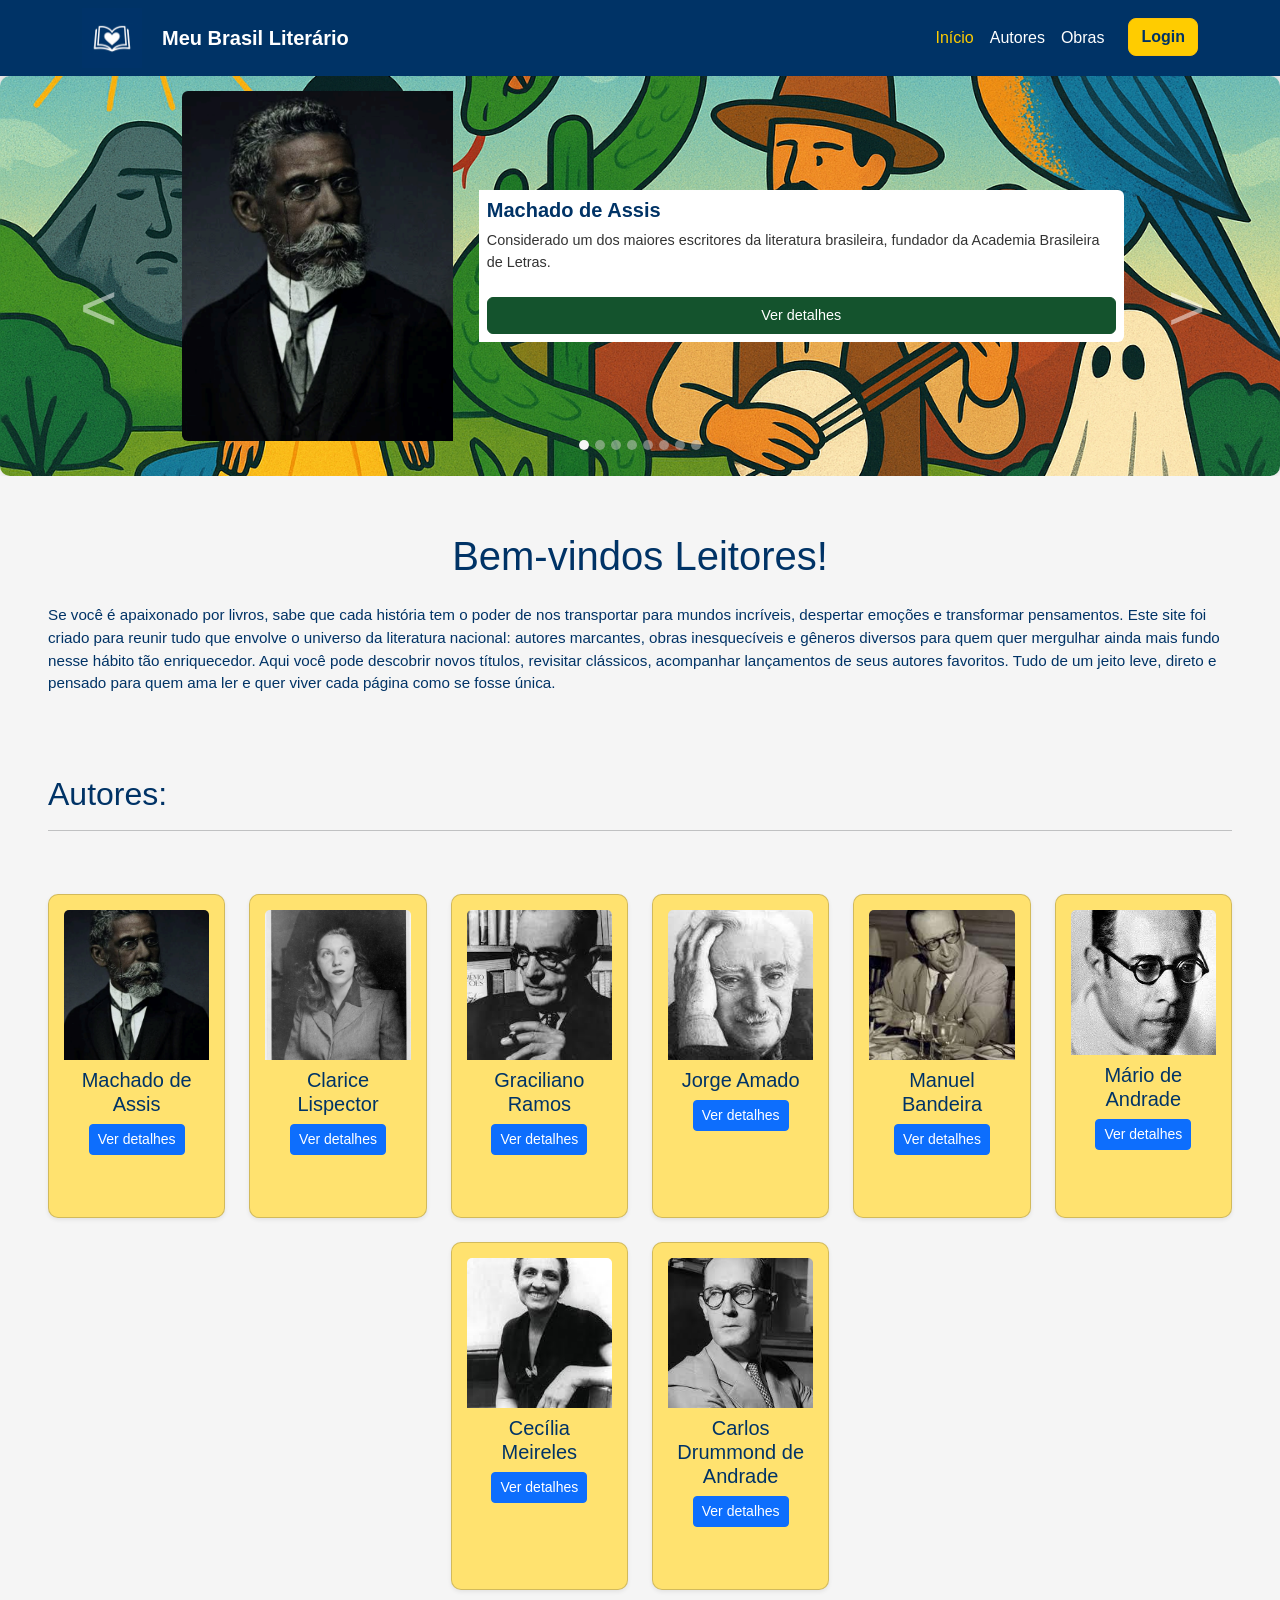
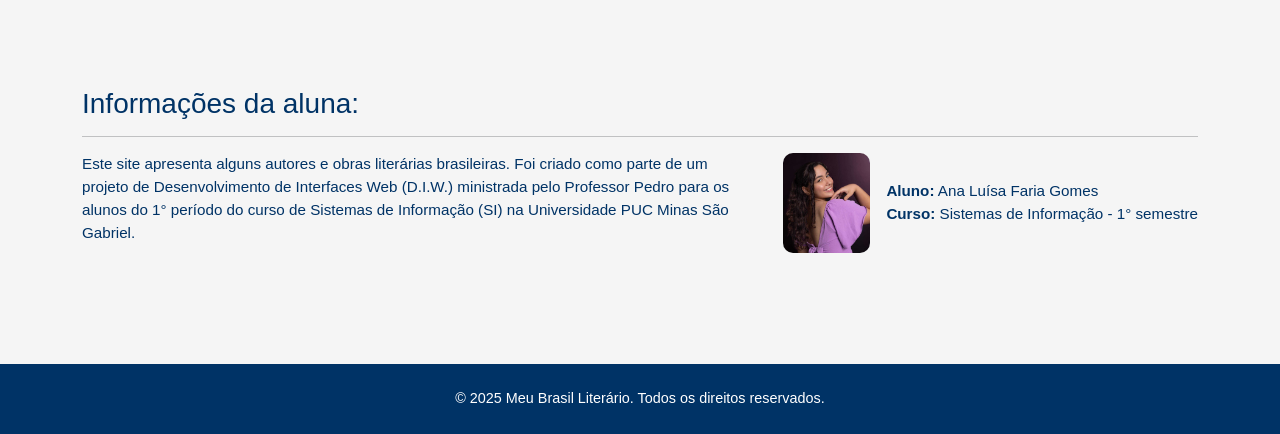
<file: public/index.html>
<!DOCTYPE html>
<html lang="pt-BR">
  <head>
    <meta charset="UTF-8" />
    <meta name="viewport" content="width=device-width, initial-scale=1.0" />
    <title>Meu Brasil Literário - Início</title>
    <link
      href="https://cdn.jsdelivr.net/npm/bootstrap@5.3.8/dist/css/bootstrap.min.css"
      rel="stylesheet"
    />
    <link rel="stylesheet" href="styles.css" />
    <script src="app.js" defer></script>
    <script>
      document.addEventListener("DOMContentLoaded", function () {
        carregaAutoresDestaque();
      });
    </script>
  </head>
  <body class="bg-index d-flex flex-column min-vh-100" onload="carregaAutor()">
    <!-- HEADER -->
    <nav class="navbar navbar-expand-lg navbar-dark shadow">
      <div class="container">
        <img src="img/logo.png" class="logo" />
        <a class="navbar-brand fw-bold" href="#">Meu Brasil Literário</a>
        <button
          class="navbar-toggler"
          type="button"
          data-bs-toggle="collapse"
          data-bs-target="#navbarScroll"
          aria-controls="navbarScroll"
          aria-expanded="false"
          aria-label="Toggle navigation"
        >
          <span class="navbar-toggler-icon"></span>
        </button>

        <div
          class="collapse navbar-collapse justify-content-end"
          id="navbarScroll"
        >
          <ul class="navbar-nav mb-2 mb-lg-0">
            <li class="nav-item">
              <a class="nav-link active" href="index.html">Início</a>
            </li>
            <li class="nav-item">
              <a class="nav-link" href="autores.html">Autores</a>
            </li>
            <li class="nav-item">
              <a class="nav-link" href="obras.html">Obras</a>
            </li>
            <li class="nav-item">
              <a href="login.html" class="btn btn-warning ms-lg-3 fw-semibold"
                >Login</a
              >
            </li>
          </ul>
        </div>
      </div>
    </nav>

    <!-- CARROSSEL -->
    <section class="destaques-section">
      <div
        id="destaquesCarousel"
        class="carousel slide"
        data-bs-ride="carousel"
      >
        <div class="carousel-inner" id="carouselAutores"></div>

        <button
          class="carousel-control-prev"
          type="button"
          data-bs-target="#destaquesCarousel"
          data-bs-slide="prev"
        >
          <span
            class="carousel-control-prev-icon custom-arrow"
            aria-hidden="true"
          ></span>
          <span class="visually-hidden">Anterior</span>
        </button>

        <button
          class="carousel-control-next"
          type="button"
          data-bs-target="#destaquesCarousel"
          data-bs-slide="next"
        >
          <span
            class="carousel-control-next-icon custom-arrow"
            aria-hidden="true"
          ></span>
          <span class="visually-hidden">Próximo</span>
        </button>

        <div class="carousel-indicators mt-3"></div>
      </div>
    </section>

    <!-- CONTEÚDO PRINCIPAL -->
    <div class="container-fluid px-5 py-4">
      <main>
        <!-- Introdução -->
        <section class="mb-5">
          <h1 class="text-center mb-4">Bem-vindos Leitores!</h1>
          <p class="card-text">
            Se você é apaixonado por livros, sabe que cada história tem o poder
            de nos transportar para mundos incríveis, despertar emoções e
            transformar pensamentos. Este site foi criado para reunir tudo que
            envolve o universo da literatura nacional: autores marcantes, obras
            inesquecíveis e gêneros diversos para quem quer mergulhar ainda mais
            fundo nesse hábito tão enriquecedor. Aqui você pode descobrir novos
            títulos, revisitar clássicos, acompanhar lançamentos de seus autores
            favoritos. Tudo de um jeito leve, direto e pensado para quem ama ler
            e quer viver cada página como se fosse única.
          </p>
        </section>

        <h2>Autores:</h2>
        <hr class="separator"/>
        <!-- Cards dinâmicos -->
        <section
          id="autoresContainer"
          class="row g-4 justify-content-center mb-5"
        ></section>

        <!-- Info -->
        <section class="mb-5">
          <div class="container">
            <h3 class="mb-3">Informações da aluna:</h3>
            <hr class="separator"/>
            <div class="info-row">
              <div class="info-text">
                <p>
                  Este site apresenta alguns autores e obras literárias brasileiras.
                  Foi criado como parte de um projeto de Desenvolvimento de Interfaces Web (D.I.W.) ministrada pelo Professor Pedro para os alunos do 1° período do curso de Sistemas de Informação (SI) na Universidade PUC Minas São Gabriel.
                </p>
              </div>
              <div class="info-author">
                <img
                  src="img/aluna_ana.jpg"
                  alt="Ana Luísa"
                  class="aluna-img"
                />
                <div>
                  <ul class="list-unstyled mb-0">
                    <li><strong>Aluno:</strong> Ana Luísa Faria Gomes</li>
                    <li>
                      <strong>Curso:</strong> Sistemas de Informação - 1°
                      semestre
                    </li>
                  </ul>
                </div>
              </div>
            </div>
          </div>
        </section>
      </main>
    </div>

    <!-- FOOTER -->
    <footer class="mt-auto">
      <nav class="navbar navbar-dark">
        <div class="container justify-content-center py-2">
          <span class="navbar-text small text-white">
            &copy; 2025 Meu Brasil Literário. Todos os direitos reservados.
          </span>
        </div>
      </nav>
    </footer>

    <!-- Bootstrap JS -->
    <script src="https://cdn.jsdelivr.net/npm/bootstrap@5.3.8/dist/js/bootstrap.bundle.min.js"></script>
  </body>
</html>
</file>
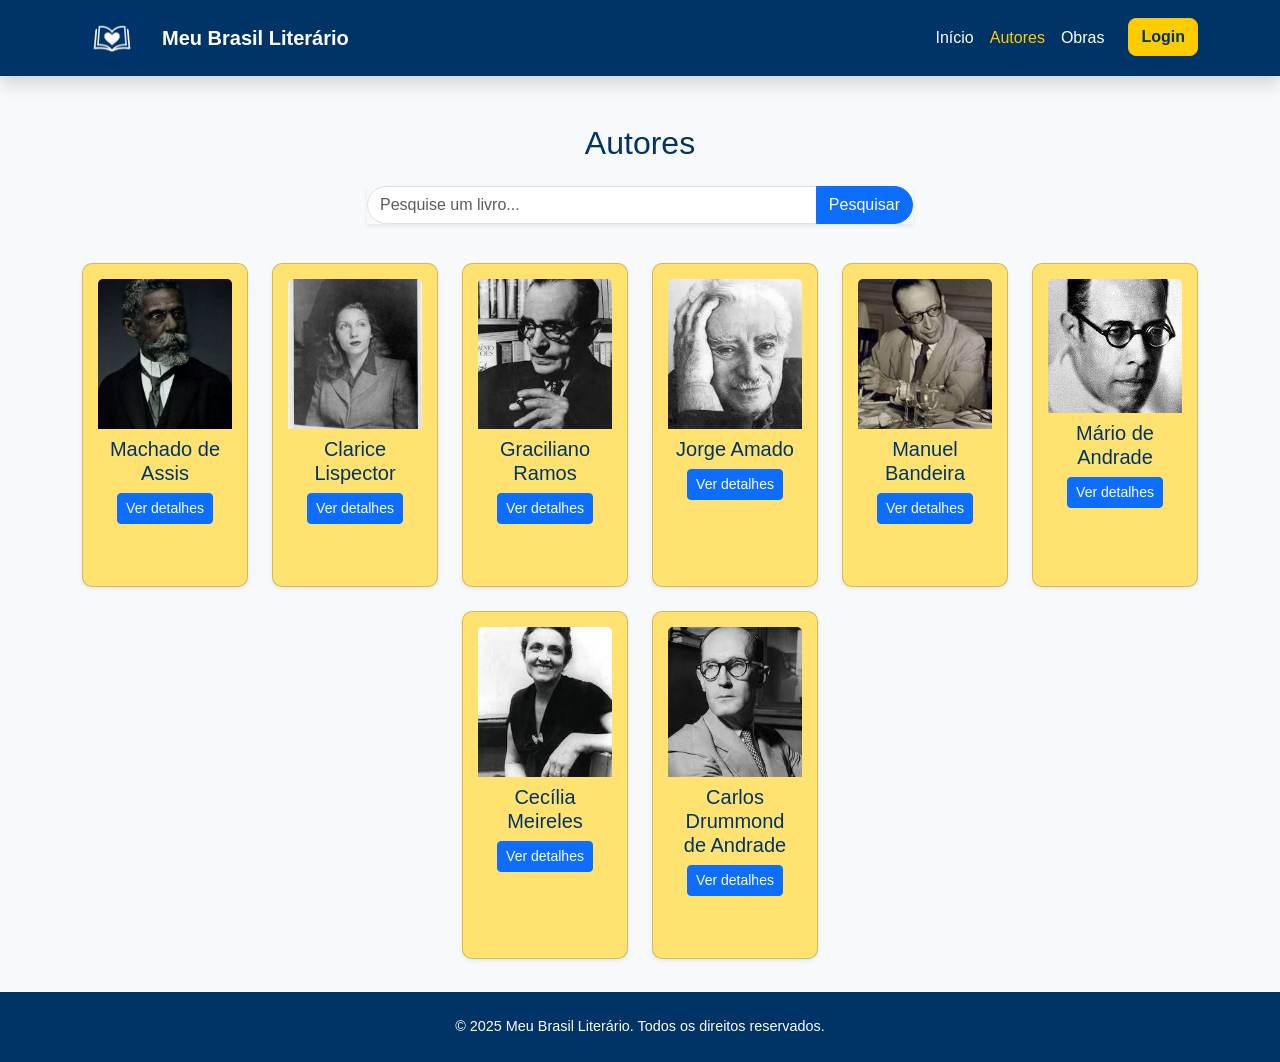
<file: public/autores.html>
<!DOCTYPE html>
<html lang="pt-BR">
<head>
  <meta charset="UTF-8" />
  <meta name="viewport" content="width=device-width, initial-scale=1.0" />
  <title>Meu Brasil Literário - Autores</title>
  <link href="https://cdn.jsdelivr.net/npm/bootstrap@5.3.8/dist/css/bootstrap.min.css" rel="stylesheet">
  <link rel="stylesheet" href="styles.css" />
  <script src="app.js" defer></script>
</head>
<body class="bg-light d-flex flex-column min-vh-100" onload="carregaAutor()">

  <!-- HEADER / MENU -->
  <header>
    <nav class="navbar navbar-expand-lg navbar-dark shadow">
      <div class="container">
        <img src="img/logo.png" class="logo">
        <a class="navbar-brand fw-bold" href="#">Meu Brasil Literário</a>
        <button class="navbar-toggler" type="button" data-bs-toggle="collapse" data-bs-target="#navbarScroll">
          <span class="navbar-toggler-icon"></span>
        </button>
        <div class="collapse navbar-collapse justify-content-end" id="navbarScroll">
        <ul class="navbar-nav mb-2 mb-lg-0">
          <li class="nav-item"><a class="nav-link" href="index.html">Início</a></li>
          <li class="nav-item"><a class="nav-link active" href="autores.html">Autores</a></li>
          <li class="nav-item"><a class="nav-link" href="obras.html">Obras</a></li>
          <li class="nav-item">
            <a href="login.html" class="btn btn-warning ms-lg-3 fw-semibold">Login</a>
          </li>
        </ul>
        </div>
      </div>
    </nav>
  </header>

  <!-- MAIN -->
  <main class="container py-5 flex-grow-1">
    <h2 class="text-center mb-4">Autores</h2>

    <!-- Área de pesquisa -->
    <div class="row justify-content-center mb-4">
      <div class="col-md-6">
        <div class="input-group shadow-sm">
          <input type="text" class="form-control rounded-start-pill" placeholder="Pesquise um livro...">
          <button class="btn btn-primary rounded-end-pill">Pesquisar</button>
        </div>
      </div>
    </div>

    <!-- Cards dinâmicos -->
    <section id="autoresContainer" class="row g-4 justify-content-center"></section>
  </main>

  <!-- FOOTER -->
  <footer>
    <nav class="navbar navbar-dark">
      <div class="container justify-content-center py-2">
        <span class="navbar-text small text-white">
          &copy; 2025 Meu Brasil Literário. Todos os direitos reservados.
        </span>
      </div>
    </nav>
  </footer>

  <!-- Bootstrap JS -->
  <script src="https://cdn.jsdelivr.net/npm/bootstrap@5.3.8/dist/js/bootstrap.bundle.min.js"></script>
</body>
</html>
</file>
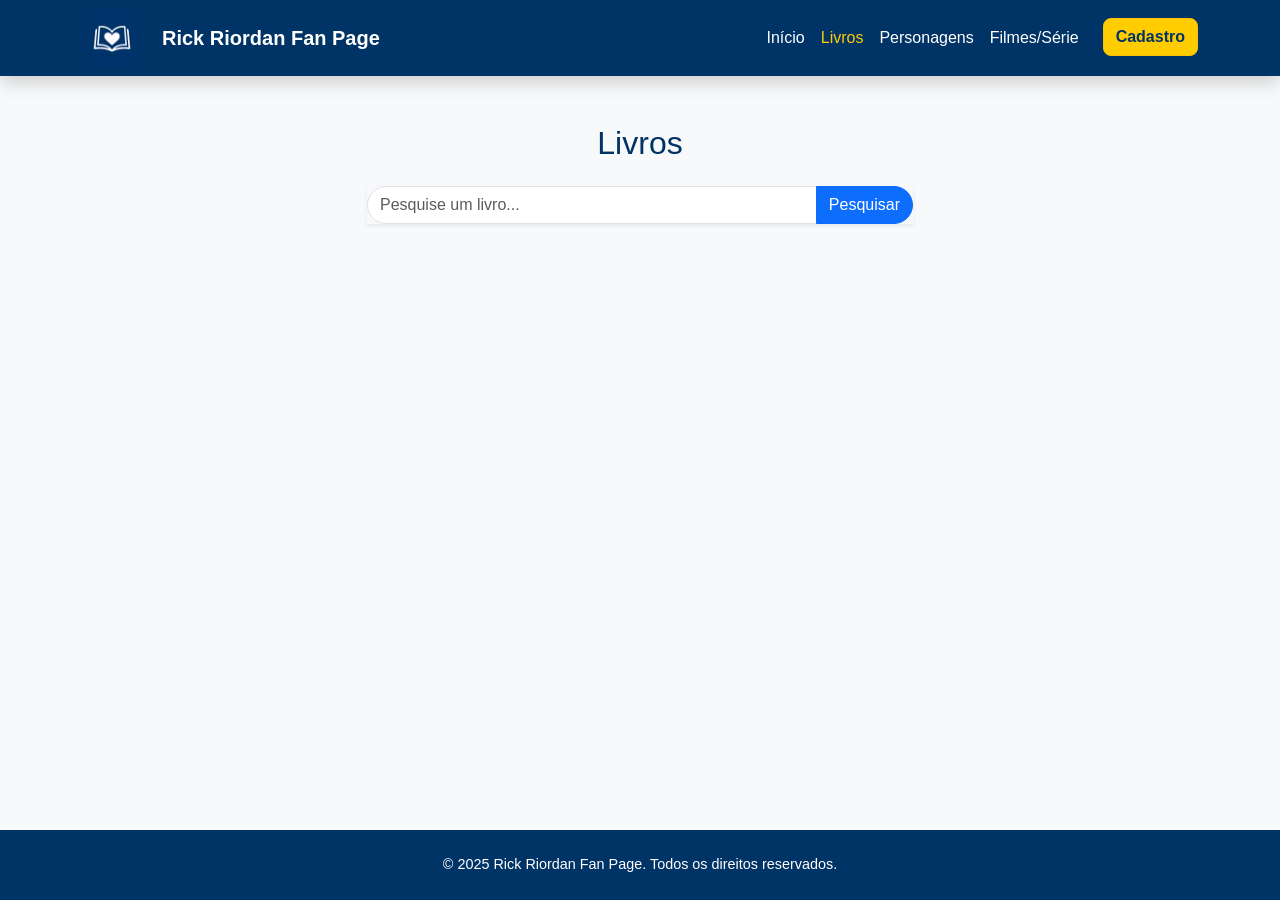
<file: public/livros.html>
<!DOCTYPE html>
<html lang="pt-BR">
<head>
  <meta charset="UTF-8" />
  <meta name="viewport" content="width=device-width, initial-scale=1.0" />
  <title>Rick Riordan Fan Page - Livros</title>
  <!-- Bootstrap CSS -->
  <link href="https://cdn.jsdelivr.net/npm/bootstrap@5.3.8/dist/css/bootstrap.min.css" rel="stylesheet">
  <link rel="stylesheet" href="styles.css" />
  <!-- JS -->
  <script src="app.js" defer></script>
</head>
<body class="bg-light d-flex flex-column min-vh-100">

  <!-- HEADER / MENU -->
  <header>
    <nav class="navbar navbar-expand-lg navbar-dark shadow">
      <div class="container">
        <img src="img/logo.png" class="logo">
        <a class="navbar-brand fw-bold" href="#">Rick Riordan Fan Page</a>
        <button class="navbar-toggler" type="button" data-bs-toggle="collapse" data-bs-target="#navbarScroll">
          <span class="navbar-toggler-icon"></span>
        </button>

        <div class="collapse navbar-collapse justify-content-end" id="navbarScroll">
          <ul class="navbar-nav mb-2 mb-lg-0">
            <li class="nav-item"><a class="nav-link" href="index.html">Início</a></li>
            <li class="nav-item"><a class="nav-link active" href="livros.html">Livros</a></li>
            <li class="nav-item"><a class="nav-link" href="personagens.html">Personagens</a></li>
            <li class="nav-item"><a class="nav-link" href="filmes.html">Filmes/Série</a></li>
            <li class="nav-item">
              <a href="cadastro.html" class="btn btn-warning ms-lg-3 fw-semibold">Cadastro</a>
            </li>
          </ul>
        </div>
      </div>
    </nav>
  </header>

  <!-- MAIN -->
  <main class="container py-5 flex-grow-1">
    <h2 class="text-center mb-4">Livros</h2>

    <!-- Área de pesquisa -->
    <div class="row justify-content-center mb-4">
      <div class="col-md-6">
        <div class="input-group shadow-sm">
          <input type="text" class="form-control rounded-start-pill" placeholder="Pesquise um livro...">
          <button class="btn btn-primary rounded-end-pill">Pesquisar</button>
        </div>
      </div>
    </div>

    <!-- Cards dinâmicos -->
    <section id="livros-container" class="row g-4 justify-content-center"></section>
  </main>

  <!-- FOOTER -->
  <footer>
    <nav class="navbar navbar-dark">
      <div class="container justify-content-center py-2">
        <span class="navbar-text small text-white">
          &copy; 2025 Rick Riordan Fan Page. Todos os direitos reservados.
        </span>
      </div>
    </nav>
  </footer>

  <!-- Bootstrap JS -->
  <script src="https://cdn.jsdelivr.net/npm/bootstrap@5.3.8/dist/js/bootstrap.bundle.min.js"></script>
</body>
</html>
</file>
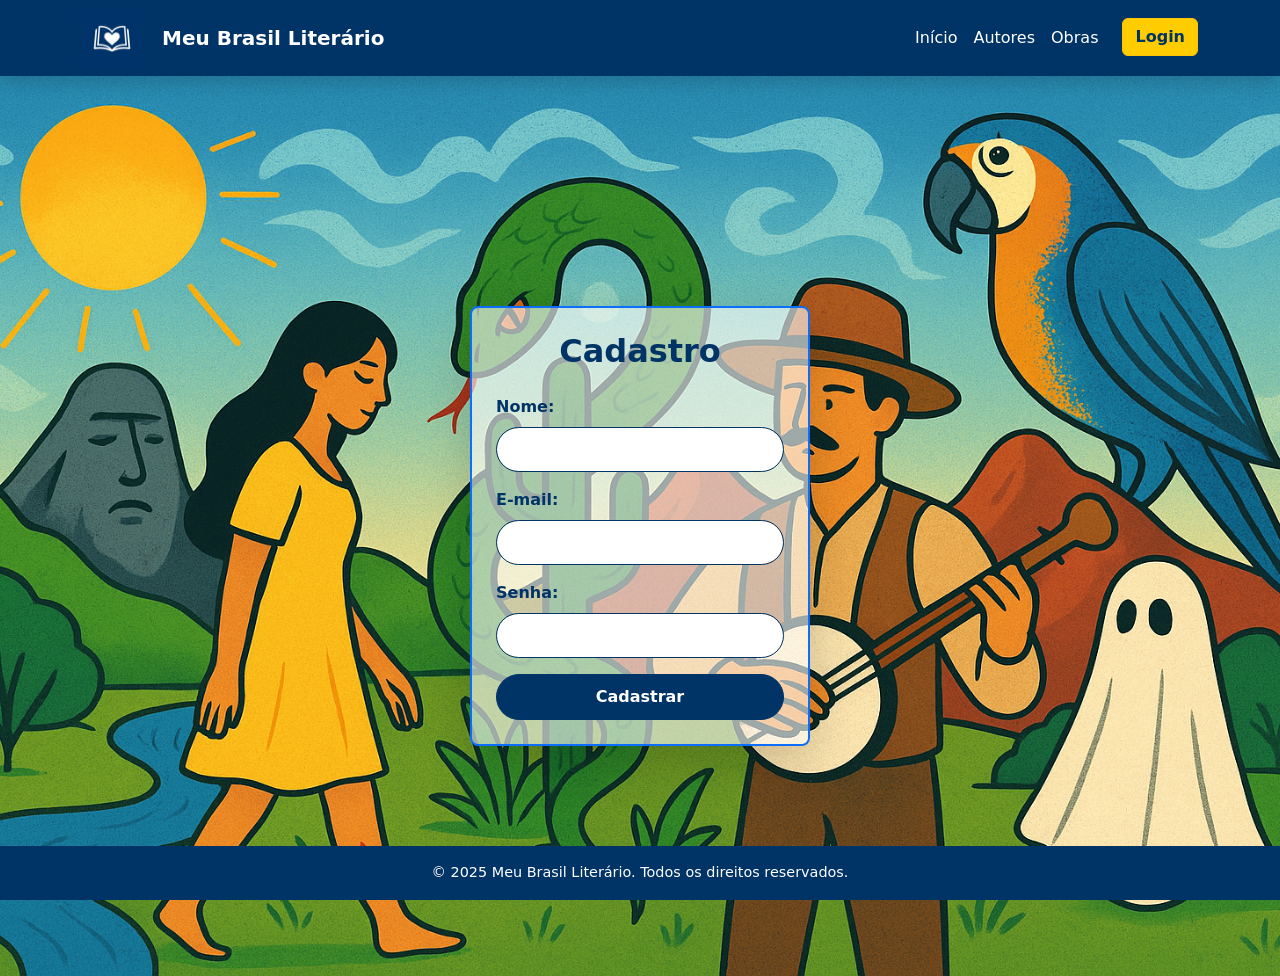
<file: public/login.html>
<!DOCTYPE html>
<html lang="pt-BR">
<head>
  <meta charset="UTF-8" />
  <meta name="viewport" content="width=device-width, initial-scale=1.0" />
  <link rel="stylesheet" href="styles.css" />
  <title>Meu Brasil Literário - Login</title>
  <link href="https://cdn.jsdelivr.net/npm/bootstrap@5.3.8/dist/css/bootstrap.min.css" rel="stylesheet">
  <!-- JS -->
  <script src="app.js" defer></script>
</head>
<body class="bg-light">

  <!-- HEADER -->
  <header>
    <nav class="navbar navbar-expand-lg navbar-dark shadow">
      <div class="container">
        <img src="img/logo.png" class="logo">
        <a class="navbar-brand fw-bold" href="#">Meu Brasil Literário</a>
        <button class="navbar-toggler" type="button" data-bs-toggle="collapse" data-bs-target="#navbarScroll">
          <span class="navbar-toggler-icon"></span>
        </button>
        <div class="collapse navbar-collapse justify-content-end" id="navbarScroll">
        <ul class="navbar-nav mb-2 mb-lg-0">
          <li class="nav-item"><a class="nav-link" href="index.html">Início</a></li>
          <li class="nav-item"><a class="nav-link" href="autores.html">Autores</a></li>
          <li class="nav-item"><a class="nav-link" href="obras.html">Obras</a></li>
          <li class="nav-item">
            <a href="login.html" class="btn btn-warning ms-lg-3 fw-semibold">Login</a>
          </li>
        </ul>
      </div>
      </div>
    </nav>
  </header>

  <!-- MAIN -->
  <main class="d-flex justify-content-center align-items-center min-vh-100" style="background-image: url('img/background.png'); background-size: cover; background-position: center;">
    <div class="card-cad shadow-lg border-primary text-primary" style="width: 340px; background-color: rgba(255, 255, 255, 0.6); border-radius: 8px;">
      <div class="card-body">
        <h2 class="text-center mb-4">Cadastro</h2>
        <form>
          <div class="mb-3">
            <label for="nome" class="form-label">Nome:</label>
            <input type="text" class="form-control rounded-pill" id="nome" name="nome" required>
          </div>
          <div class="mb-3">
            <label for="email" class="form-label">E-mail:</label>
            <input type="email" class="form-control rounded-pill" id="email" name="email" required>
          </div>
          <div class="mb-3">
            <label for="senha" class="form-label">Senha:</label>
            <input type="password" class="form-control rounded-pill" id="senha" name="senha" required>
          </div>
          <div class="d-grid">
            <button type="submit" class="btn btn-primary rounded-pill fw-semibold">Cadastrar</button>
          </div>
        </form>
      </div>
    </div>
  </main>

  <!-- FOOTER -->
  <footer>
    <nav class="navbar fixed-bottom bg-primary text-white">
      <div class="container justify-content-center">
        <span class="navbar-text small">
          &copy; 2025 Meu Brasil Literário. Todos os direitos reservados.
        </span>
      </div>
    </nav>
  </footer>

  <script src="https://cdn.jsdelivr.net/npm/bootstrap@5.3.8/dist/js/bootstrap.bundle.min.js"></script>
</body>
</html>
</file>
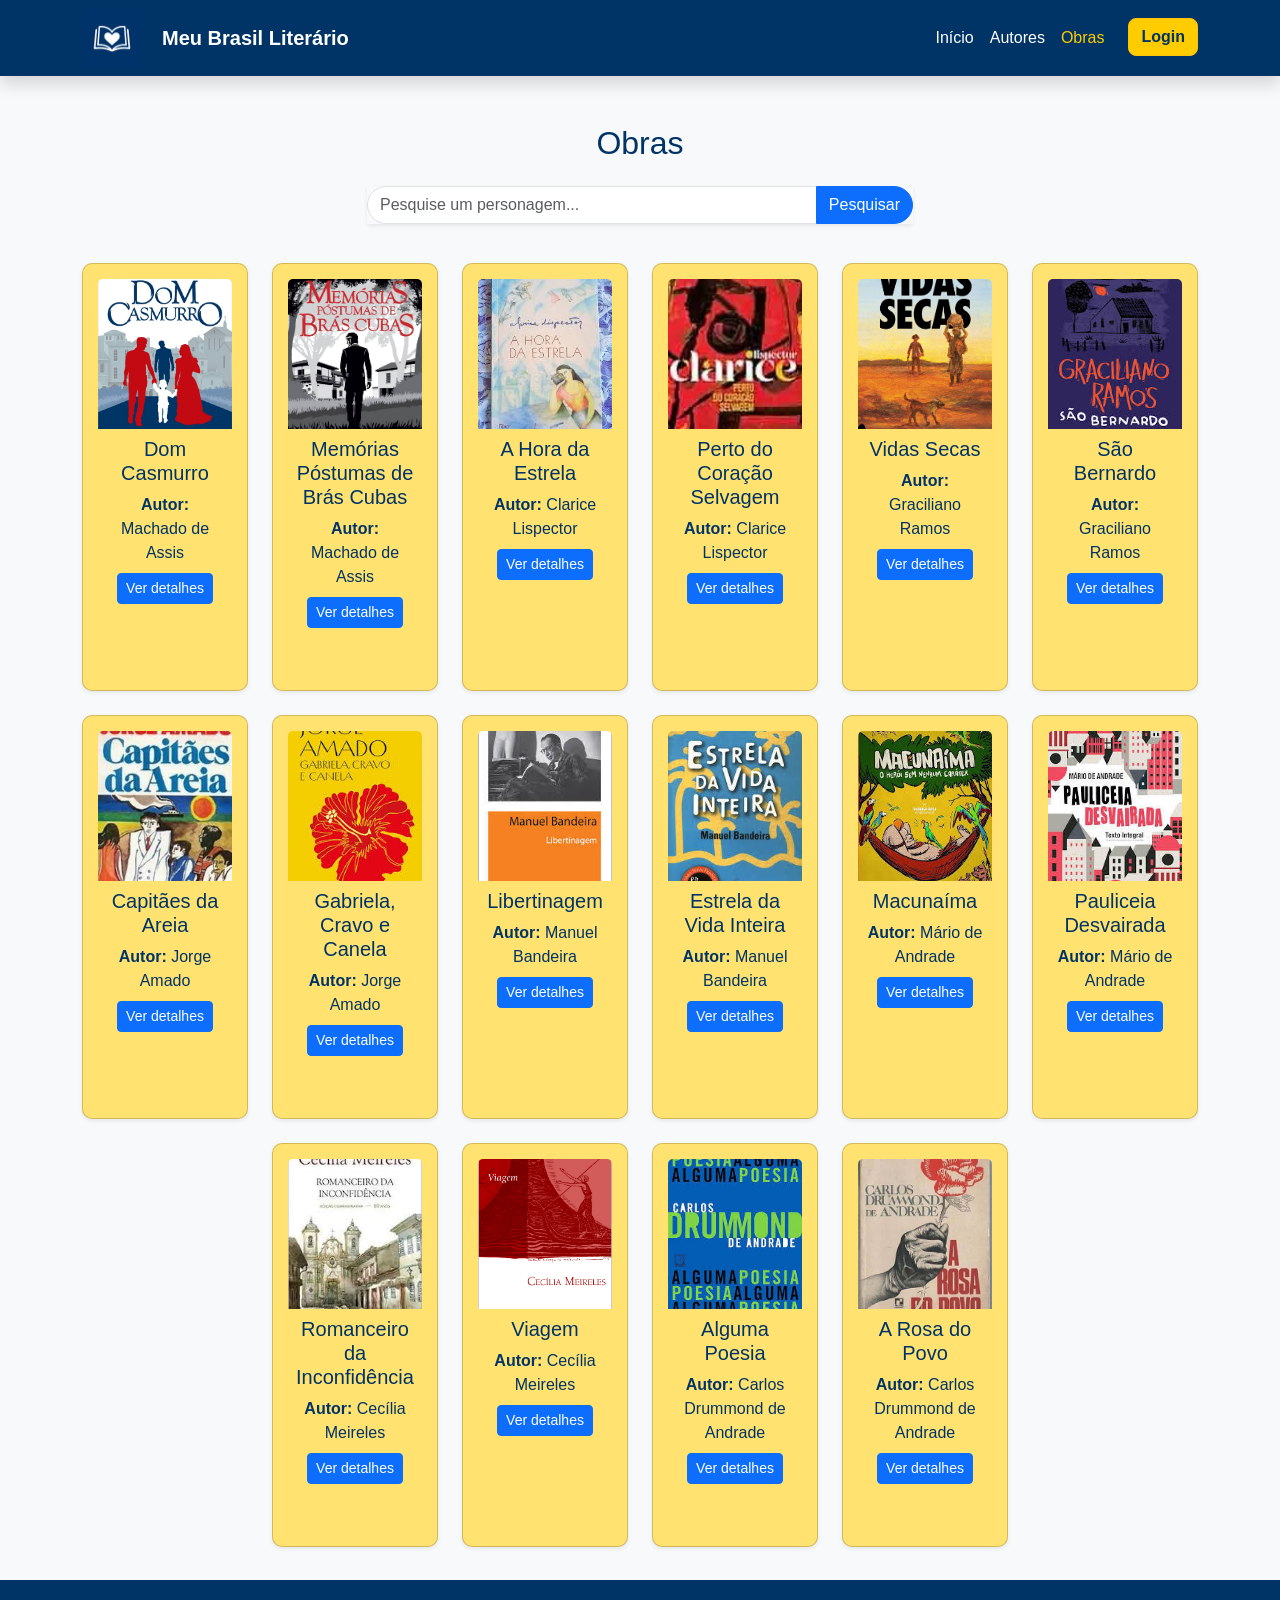
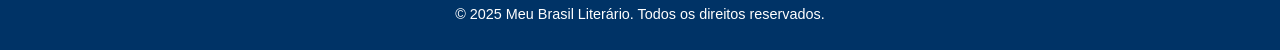
<file: public/obras.html>
<!DOCTYPE html>
<html lang="pt-BR">
<head>
  <meta charset="UTF-8" />
  <meta name="viewport" content="width=device-width, initial-scale=1.0" />
  <title>Meu Brasil Literário - Obras</title>
  <link href="https://cdn.jsdelivr.net/npm/bootstrap@5.3.8/dist/css/bootstrap.min.css" rel="stylesheet">
  <link rel="stylesheet" href="styles.css" />
  <script src="app.js" defer></script>
</head>
<body class="bg-light d-flex flex-column min-vh-100" onload="carregaObras()">

  <!-- HEADER / MENU -->
  <header>
    <nav class="navbar navbar-expand-lg navbar-dark shadow">
      <div class="container">
        <img src="img/logo.png" class="logo">
        <a class="navbar-brand fw-bold" href="#">Meu Brasil Literário</a>
        <button class="navbar-toggler" type="button" data-bs-toggle="collapse" data-bs-target="#navbarScroll">
          <span class="navbar-toggler-icon"></span>
        </button>
        <div class="collapse navbar-collapse justify-content-end" id="navbarScroll">
        <ul class="navbar-nav mb-2 mb-lg-0">
          <li class="nav-item"><a class="nav-link" href="index.html">Início</a></li>
          <li class="nav-item"><a class="nav-link" href="autores.html">Autores</a></li>
          <li class="nav-item"><a class="nav-link  active" href="obras.html">Obras</a></li>
          <li class="nav-item">
            <a href="login.html" class="btn btn-warning ms-lg-3 fw-semibold">Login</a>
          </li>
        </ul>
      </div>
      </div>
    </nav>
  </header>

  <!-- MAIN -->
  <main class="container py-5 flex-grow-1">
    <h2 class="text-center mb-4">Obras</h2>

    <!-- Área de pesquisa -->
    <div class="row justify-content-center mb-4">
      <div class="col-md-6">
        <div class="input-group shadow-sm">
          <input type="text" class="form-control rounded-start-pill" placeholder="Pesquise um personagem...">
          <button class="btn btn-primary rounded-end-pill">Pesquisar</button>
        </div>
      </div>
    </div>

    <!-- Cards dinâmicos -->
     <section id="obrasContainer" class="row g-4 justify-content-center"></section>
  </main>

  <!-- FOOTER -->
  <footer>
    <nav class="navbar navbar-dark">
      <div class="container justify-content-center py-2">
        <span class="navbar-text small text-white">
          &copy; 2025 Meu Brasil Literário. Todos os direitos reservados.
        </span>
      </div>
    </nav>
  </footer>

  <!-- Bootstrap JS -->
  <script src="https://cdn.jsdelivr.net/npm/bootstrap@5.3.8/dist/js/bootstrap.bundle.min.js"></script>
</body>
</html>
</file>
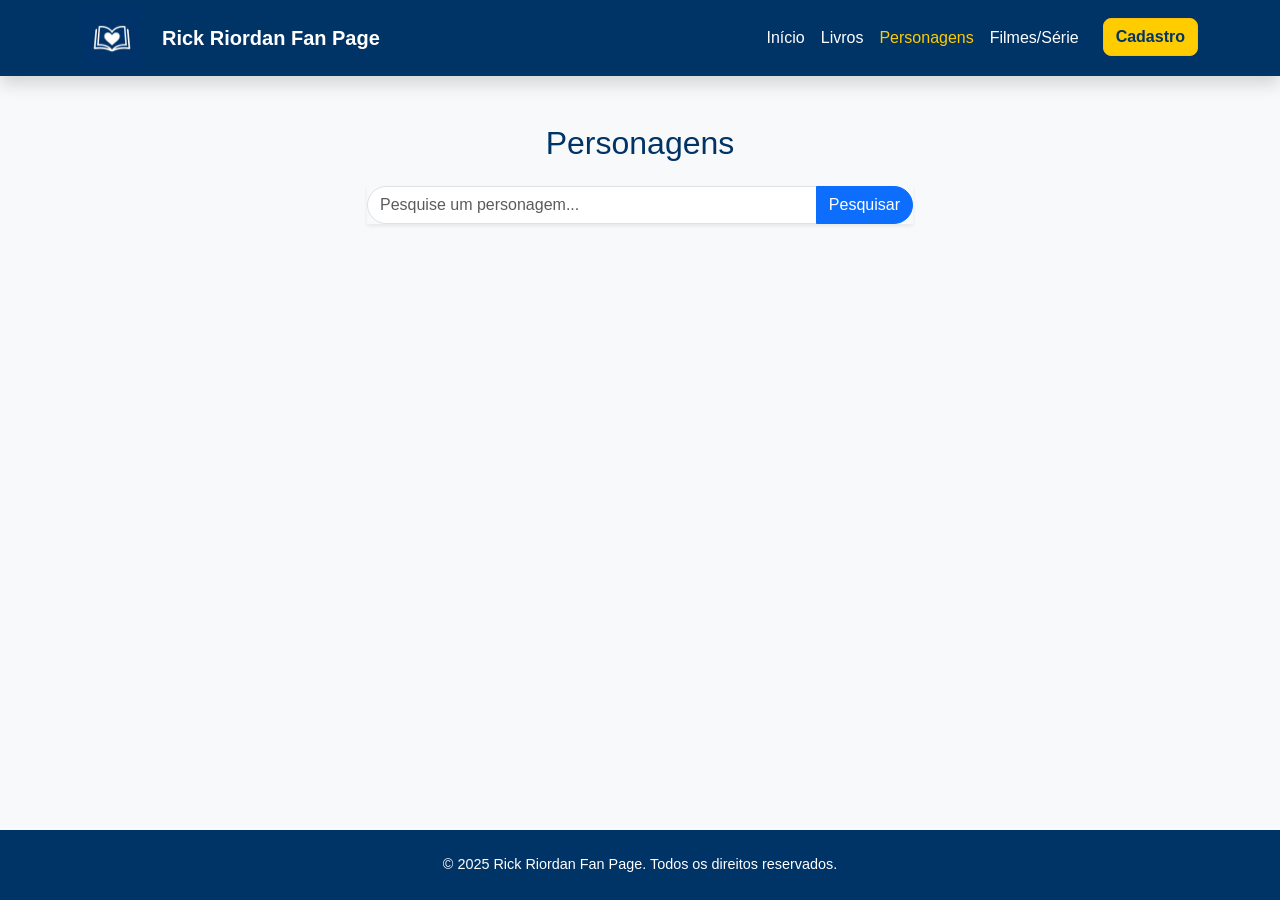
<file: public/personagens.html>
<!DOCTYPE html>
<html lang="pt-BR">
<head>
  <meta charset="UTF-8" />
  <meta name="viewport" content="width=device-width, initial-scale=1.0" />
  <title>Rick Riordan Fan Page - Personagens</title>

  <!-- Bootstrap CSS -->
  <link href="https://cdn.jsdelivr.net/npm/bootstrap@5.3.8/dist/css/bootstrap.min.css" rel="stylesheet">
  <link rel="stylesheet" href="styles.css" />

  <!-- JS -->
  <script src="app.js" defer></script>
</head>
<body class="bg-light d-flex flex-column min-vh-100">

  <!-- HEADER / MENU -->
  <header>
    <nav class="navbar navbar-expand-lg navbar-dark shadow">
      <div class="container">
        <img src="img/logo.png" class="logo">
        <a class="navbar-brand fw-bold" href="#">Rick Riordan Fan Page</a>
        <button class="navbar-toggler" type="button" data-bs-toggle="collapse" data-bs-target="#navbarScroll">
          <span class="navbar-toggler-icon"></span>
        </button>
        <div class="collapse navbar-collapse justify-content-end" id="navbarScroll">
          <ul class="navbar-nav mb-2 mb-lg-0">
            <li class="nav-item"><a class="nav-link" href="index.html">Início</a></li>
            <li class="nav-item"><a class="nav-link" href="livros.html">Livros</a></li>
            <li class="nav-item"><a class="nav-link active" href="personagens.html">Personagens</a></li>
            <li class="nav-item"><a class="nav-link" href="filmes.html">Filmes/Série</a></li>
            <li class="nav-item"><a href="cadastro.html" class="btn btn-warning ms-lg-3 fw-semibold">Cadastro</a></li>
          </ul>
        </div>
      </div>
    </nav>
  </header>

  <!-- MAIN -->
  <main class="container py-5 flex-grow-1">
    <h2 class="text-center mb-4">Personagens</h2>

    <!-- Área de pesquisa -->
    <div class="row justify-content-center mb-4">
      <div class="col-md-6">
        <div class="input-group shadow-sm">
          <input type="text" class="form-control rounded-start-pill" placeholder="Pesquise um personagem...">
          <button class="btn btn-primary rounded-end-pill">Pesquisar</button>
        </div>
      </div>
    </div>

    <!-- Cards dinâmicos -->
    <section id="personagens-container" class="row g-4 justify-content-center"></section>
  </main>

  <!-- FOOTER -->
  <footer>
    <nav class="navbar navbar-dark">
      <div class="container justify-content-center py-2">
        <span class="navbar-text small text-white">
          &copy; 2025 Rick Riordan Fan Page. Todos os direitos reservados.
        </span>
      </div>
    </nav>
  </footer>

  <!-- Bootstrap JS -->
  <script src="https://cdn.jsdelivr.net/npm/bootstrap@5.3.8/dist/js/bootstrap.bundle.min.js"></script>
</body>
</html>
</file>
<file: public/styles.css>
/* BASE */
html, body {
  font-family: Arial, Helvetica, sans-serif;
  background-color: #f5f5f5;
  margin: 0;
  padding: 0;
  width: 100%;
}

/* HEADER */
.logo {
  height: 60px;
  width: auto;
  object-fit: contain;
  margin-right: 20px;
}

.navbar {
  background-color: #003366 !important;
  margin-bottom: 0px;
}

.navbar-brand {
  color: #fff !important;
}

.nav-link {
  color: #fff !important;
}

.nav-link.active,
.nav-link:hover {
  color: #ffcc00 !important;
}

/* BOTÃO CADASTRO */
.btn-warning {
  background-color: #ffcc00 !important;
  color: #003366 !important;
  border-radius: 8px;
  font-weight: bold;
  text-decoration: none;
}

.btn-warning:hover {
  background-color: #e6b800 !important;
}

/* FORM CADASTRO */
.form-bg {
  background-image: url('img/background.png');
  background-size: cover;
  background-position: center;
  padding: 2rem;
}

.card-cad {
  width: 360px;
  background-color: rgba(255, 255, 255, 0.85);
  border-radius: 12px;
  border: 2px solid #003366;
  box-shadow: 0 8px 20px rgba(0,0,0,0.2);
  padding: 1.5rem;
}

.card-cad h2 {
  color: #003366;
  font-weight: 700;
}

.card-cad .form-control {
  border: 1px solid #003366;
  background-color: #fff;
  color: #003366;
  padding: 0.6rem 1rem;
  transition: border-color 0.2s, box-shadow 0.2s;
}

.card-cad .btn-primary {
  background-color: #003366;
  border-color: #003366;
  font-weight: 600;
  padding: 0.6rem 1rem;
  transition: background-color 0.2s, transform 0.2s;
}

.card-cad .btn-primary:hover {
  background-color: #0f3f22;
  transform: translateY(-2px);
}

.card-cad .form-label {
  font-weight: 600;
  color: #003366;
}

/* TÍTULOS */
h1, h2, h3, h4, h5, p, li {
  color: #003366;
}

/* CARDS GERAIS */
.card {
  background-color: #ffe26f !important;
  padding: 15px;
  border-radius: 10px;
  margin: 15px auto;
  color: #003366;
  display: flex;
  flex-direction: column;
  max-width: 300px;
  transition: transform 0.2s ease, box-shadow 0.2s ease;
}

.card:hover {
  transform: translateY(-5px);
  box-shadow: 0 6px 15px rgba(0, 0, 0, 0.15);
}

.card-text {
  flex-grow: 1;
}

/* INFO */
section.mb-5 {
  padding: 2rem 0;
}

.info-row {
  display: flex;
  align-items: flex-start;
  gap: 2rem;
  flex-wrap: nowrap;
}

.info-text {
  flex: 1;
  max-width: 60%;
}

.info-text p {
  color: #003366;
  font-size: 0.95rem;
}

.info-separator {
  border: 0;
  height: 2px;
  background-color: #14532d;
  width: 60px;
  margin: 0.5rem 0;
}

.info-author {
  display: flex;
  align-items: center;
  gap: 1rem;
  flex-shrink: 0;
}

.aluna-img {
  width: auto;
  height: 100px;
  border-radius: 10px;
  object-fit: cover;
}

section.mb-5 p,
section.mb-5 ul {
  color: #003366;
  font-size: 0.95rem;
}

/* FOOTER */
footer .navbar {
  background-color: #003366 !important;
}

footer .navbar-text {
  color: #fff !important;
  font-size: 0.9rem;
}

/* CARROSSEL */
.destaques-section {
  margin: 0;
  width: 100%;
  padding: 0;
}

/* CARDS DESTAQUE */
.card-destaque {
  background-image: url('img/background.png');
  background-size: cover;
  background-position: center;
  border: none;
  width: 100%;
  max-width: 1500px;
  height: 400px;
  margin: auto;
  overflow: hidden;
  display: flex;
  align-items: center;
  box-shadow: 0 4px 10px rgba(0,0,0,0.1);
}

.card-destaque img {
  max-height: 200px;
  object-fit: cover;
  border-radius: 10px 0 0 10px;
}

.card-destaque .card-body {
  background-color: rgba(255, 255, 255, 0.8);
  padding: 1rem 1.5rem;
  display: flex;
  flex-direction: column;
  justify-content: center;
  height: 100%;
}

.card-destaque .card-title {
  font-weight: bold;
  margin-bottom: 0.5rem;
  text-align: left;
}

.card-destaque .card-text {
  font-size: 0.9rem;
  color: #333;
  max-height: 120px;
  overflow: hidden;
  text-overflow: ellipsis;
}

.card-destaque .btn-primary {
  background-color: #14532d;
  border-color: #14532d;
  padding: 0.4rem 0.8rem;
  font-size: 0.9rem;
}

.card-destaque .btn-primary:hover {
  background-color: #0f3f22;
  border-color: #0f3f22;
}

/* Centralização conteúdo do card */
.card-destaque .row {
  display: flex;
  align-items: center;
}

.card-destaque .col-md-4,
.card-destaque .col-md-8 {
  display: flex;
  align-items: center;
}

.carousel-control-prev-icon,
.carousel-control-next-icon {
  background-image: none;
  font-size: 4rem;
  color: white;
}

.carousel-control-prev-icon::after {
  content: "<";
}

.carousel-control-next-icon::after {
  content: ">";
}

.carousel-indicators [data-bs-target] {
  width: 10px;
  height: 10px;
  border-radius: 50%;
  background-color: #ccc;
  margin: 0 3px;
}

.carousel-indicators .active {
  background-color: whitesmoke;
}
</file>
